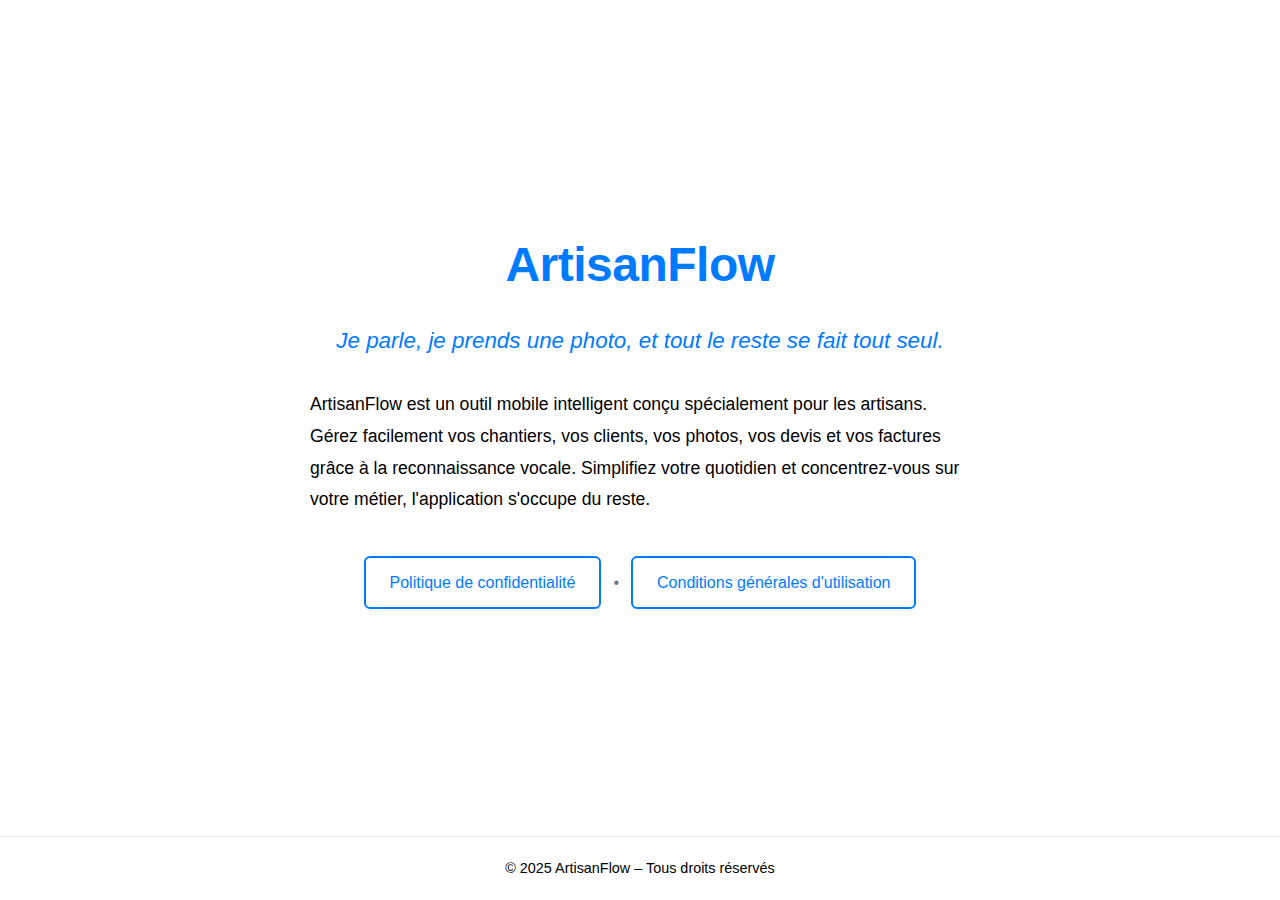
<file: index.html>
<!DOCTYPE html>
<html lang="fr">
<head>
    <meta charset="UTF-8">
    <meta name="viewport" content="width=device-width, initial-scale=1.0">
    <title>ArtisanFlow - Application pour Artisans</title>
    <link rel="stylesheet" href="style.css">
    <!-- Favicon bleu (SVG intégré) -->
    <link rel="icon" href="data:image/svg+xml,<svg xmlns='http://www.w3.org/2000/svg' viewBox='0 0 100 100'><rect width='100' height='100' fill='%23007BFF'/><circle cx='50' cy='50' r='30' fill='white'/></svg>">
</head>
<body>
    <main>
        <div class="container">
            <!-- Titre principal -->
            <h1>ArtisanFlow</h1>
            
            <!-- Sous-titre / Slogan -->
            <p class="slogan">Je parle, je prends une photo, et tout le reste se fait tout seul.</p>
            
            <!-- Description de l'application -->
            <p class="description">
                ArtisanFlow est un outil mobile intelligent conçu spécialement pour les artisans. 
                Gérez facilement vos chantiers, vos clients, vos photos, vos devis et vos factures 
                grâce à la reconnaissance vocale. Simplifiez votre quotidien et concentrez-vous 
                sur votre métier, l'application s'occupe du reste.
            </p>
            
            <!-- Lien vers la politique de confidentialité -->
            <nav class="nav-link nav-multi">
                <a href="politique.html">Politique de confidentialité</a>
                <span>•</span>
                <a href="cgu.html">Conditions générales d'utilisation</a>
            </nav>
        </div>
    </main>
    
    <!-- Footer -->
    <footer>
        <p>© 2025 ArtisanFlow – Tous droits réservés</p>
    </footer>
</body>
</html>
</file>
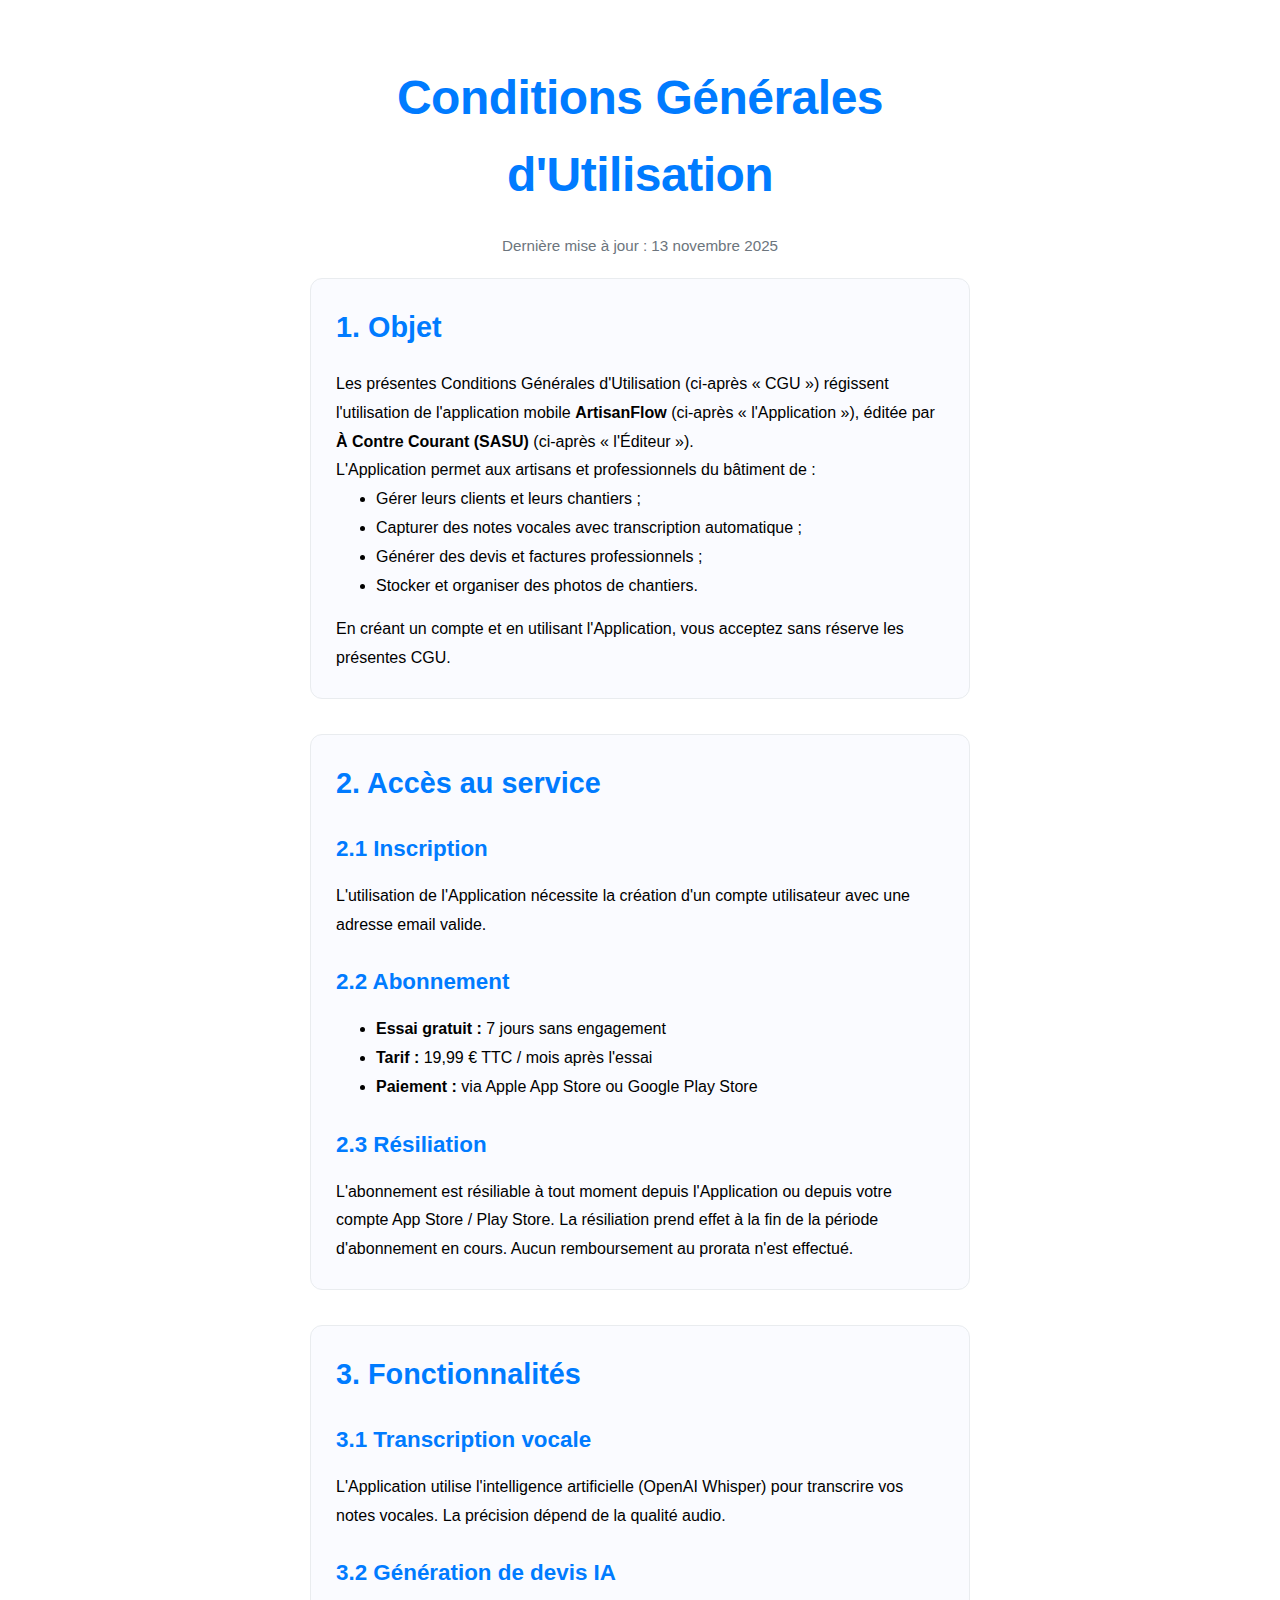
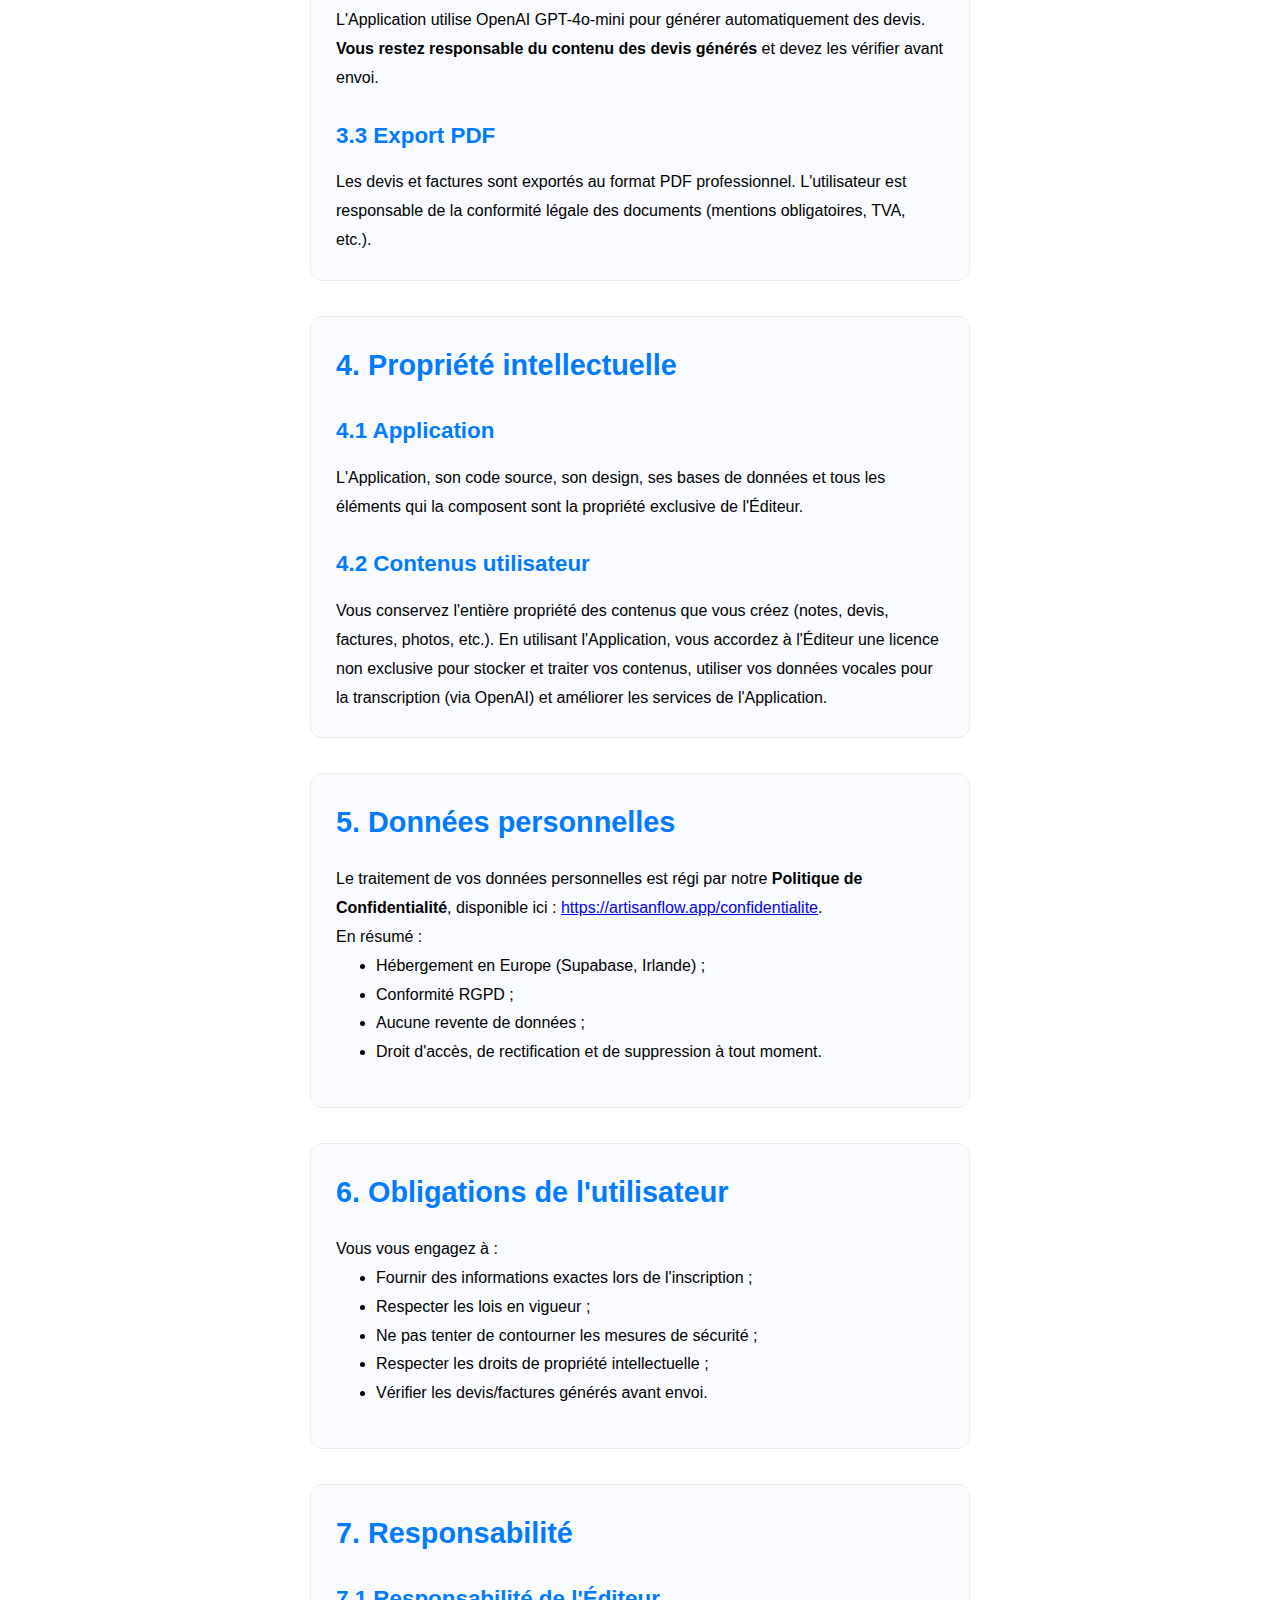
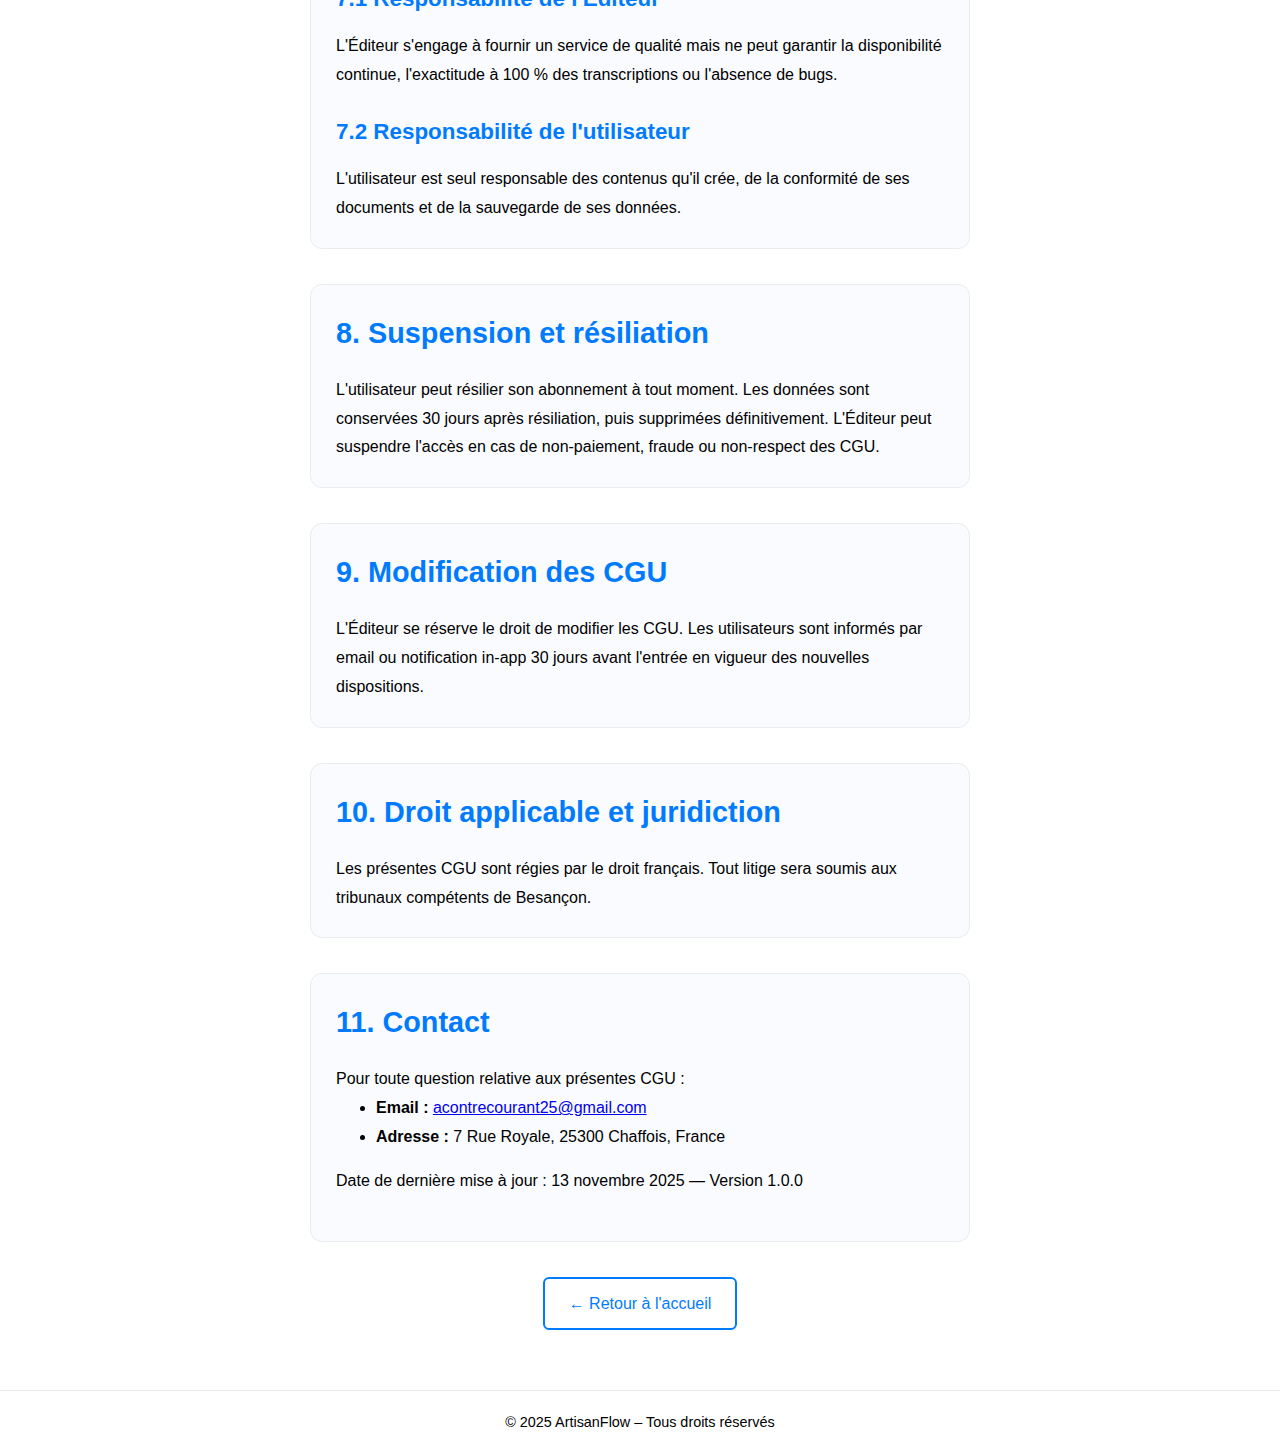
<file: cgu.html>
<!DOCTYPE html>
<html lang="fr">
<head>
    <meta charset="UTF-8">
    <meta name="viewport" content="width=device-width, initial-scale=1.0">
    <title>Conditions Générales d'Utilisation - ArtisanFlow</title>
    <link rel="stylesheet" href="style.css">
    <link rel="icon" href="data:image/svg+xml,<svg xmlns='http://www.w3.org/2000/svg' viewBox='0 0 100 100'><rect width='100' height='100' fill='%23007BFF'/><circle cx='50' cy='50' r='30' fill='white'/></svg>">
</head>
<body>
    <main>
        <div class="container">
            <h1>Conditions Générales d'Utilisation</h1>
            <p class="meta">Dernière mise à jour : 13 novembre 2025</p>

            <section class="legal-section">
                <h2>1. Objet</h2>
                <p>
                    Les présentes Conditions Générales d'Utilisation (ci-après « CGU ») régissent l'utilisation de l'application mobile
                    <strong>ArtisanFlow</strong> (ci-après « l'Application »), éditée par <strong>À Contre Courant (SASU)</strong> (ci-après « l'Éditeur »).
                </p>
                <p>L'Application permet aux artisans et professionnels du bâtiment de :</p>
                <ul>
                    <li>Gérer leurs clients et leurs chantiers ;</li>
                    <li>Capturer des notes vocales avec transcription automatique ;</li>
                    <li>Générer des devis et factures professionnels ;</li>
                    <li>Stocker et organiser des photos de chantiers.</li>
                </ul>
                <p>
                    En créant un compte et en utilisant l'Application, vous acceptez sans réserve les présentes CGU.
                </p>
            </section>

            <section class="legal-section">
                <h2>2. Accès au service</h2>
                <h3>2.1 Inscription</h3>
                <p>L'utilisation de l'Application nécessite la création d'un compte utilisateur avec une adresse email valide.</p>
                <h3>2.2 Abonnement</h3>
                <ul>
                    <li><strong>Essai gratuit :</strong> 7 jours sans engagement</li>
                    <li><strong>Tarif :</strong> 19,99 € TTC / mois après l'essai</li>
                    <li><strong>Paiement :</strong> via Apple App Store ou Google Play Store</li>
                </ul>
                <h3>2.3 Résiliation</h3>
                <p>
                    L'abonnement est résiliable à tout moment depuis l'Application ou depuis votre compte App Store / Play Store.
                    La résiliation prend effet à la fin de la période d'abonnement en cours. Aucun remboursement au prorata n'est effectué.
                </p>
            </section>

            <section class="legal-section">
                <h2>3. Fonctionnalités</h2>
                <h3>3.1 Transcription vocale</h3>
                <p>
                    L'Application utilise l'intelligence artificielle (OpenAI Whisper) pour transcrire vos notes vocales. La précision dépend de la qualité audio.
                </p>
                <h3>3.2 Génération de devis IA</h3>
                <p>
                    L'Application utilise OpenAI GPT-4o-mini pour générer automatiquement des devis. <strong>Vous restez responsable du contenu des devis générés</strong> et devez les vérifier avant envoi.
                </p>
                <h3>3.3 Export PDF</h3>
                <p>
                    Les devis et factures sont exportés au format PDF professionnel. L'utilisateur est responsable de la conformité légale des documents (mentions obligatoires, TVA, etc.).
                </p>
            </section>

            <section class="legal-section">
                <h2>4. Propriété intellectuelle</h2>
                <h3>4.1 Application</h3>
                <p>
                    L'Application, son code source, son design, ses bases de données et tous les éléments qui la composent sont la propriété exclusive de l'Éditeur.
                </p>
                <h3>4.2 Contenus utilisateur</h3>
                <p>
                    Vous conservez l'entière propriété des contenus que vous créez (notes, devis, factures, photos, etc.).
                    En utilisant l'Application, vous accordez à l'Éditeur une licence non exclusive pour stocker et traiter vos contenus,
                    utiliser vos données vocales pour la transcription (via OpenAI) et améliorer les services de l'Application.
                </p>
            </section>

            <section class="legal-section">
                <h2>5. Données personnelles</h2>
                <p>
                    Le traitement de vos données personnelles est régi par notre <strong>Politique de Confidentialité</strong>, disponible ici :
                    <a href="politique.html">https://artisanflow.app/confidentialite</a>.
                </p>
                <p>En résumé :</p>
                <ul>
                    <li>Hébergement en Europe (Supabase, Irlande) ;</li>
                    <li>Conformité RGPD ;</li>
                    <li>Aucune revente de données ;</li>
                    <li>Droit d'accès, de rectification et de suppression à tout moment.</li>
                </ul>
            </section>

            <section class="legal-section">
                <h2>6. Obligations de l'utilisateur</h2>
                <p>Vous vous engagez à :</p>
                <ul>
                    <li>Fournir des informations exactes lors de l'inscription ;</li>
                    <li>Respecter les lois en vigueur ;</li>
                    <li>Ne pas tenter de contourner les mesures de sécurité ;</li>
                    <li>Respecter les droits de propriété intellectuelle ;</li>
                    <li>Vérifier les devis/factures générés avant envoi.</li>
                </ul>
            </section>

            <section class="legal-section">
                <h2>7. Responsabilité</h2>
                <h3>7.1 Responsabilité de l'Éditeur</h3>
                <p>
                    L'Éditeur s'engage à fournir un service de qualité mais ne peut garantir la disponibilité continue, l'exactitude à 100 %
                    des transcriptions ou l'absence de bugs.
                </p>
                <h3>7.2 Responsabilité de l'utilisateur</h3>
                <p>
                    L'utilisateur est seul responsable des contenus qu'il crée, de la conformité de ses documents et de la sauvegarde de ses données.
                </p>
            </section>

            <section class="legal-section">
                <h2>8. Suspension et résiliation</h2>
                <p>
                    L'utilisateur peut résilier son abonnement à tout moment. Les données sont conservées 30 jours après résiliation,
                    puis supprimées définitivement. L'Éditeur peut suspendre l'accès en cas de non-paiement, fraude ou non-respect des CGU.
                </p>
            </section>

            <section class="legal-section">
                <h2>9. Modification des CGU</h2>
                <p>
                    L'Éditeur se réserve le droit de modifier les CGU. Les utilisateurs sont informés par email ou notification in-app
                    30 jours avant l'entrée en vigueur des nouvelles dispositions.
                </p>
            </section>

            <section class="legal-section">
                <h2>10. Droit applicable et juridiction</h2>
                <p>
                    Les présentes CGU sont régies par le droit français. Tout litige sera soumis aux tribunaux compétents de Besançon.
                </p>
            </section>

            <section class="legal-section">
                <h2>11. Contact</h2>
                <p>Pour toute question relative aux présentes CGU :</p>
                <ul>
                    <li><strong>Email :</strong> <a href="mailto:acontrecourant25@gmail.com">acontrecourant25@gmail.com</a></li>
                    <li><strong>Adresse :</strong> 7 Rue Royale, 25300 Chaffois, France</li>
                </ul>
                <p class="meta">Date de dernière mise à jour : 13 novembre 2025 — Version 1.0.0</p>
            </section>

            <nav class="nav-link">
                <a href="index.html">← Retour à l'accueil</a>
            </nav>
        </div>
    </main>

    <footer>
        <p>© 2025 ArtisanFlow – Tous droits réservés</p>
    </footer>
</body>
</html>
</file>
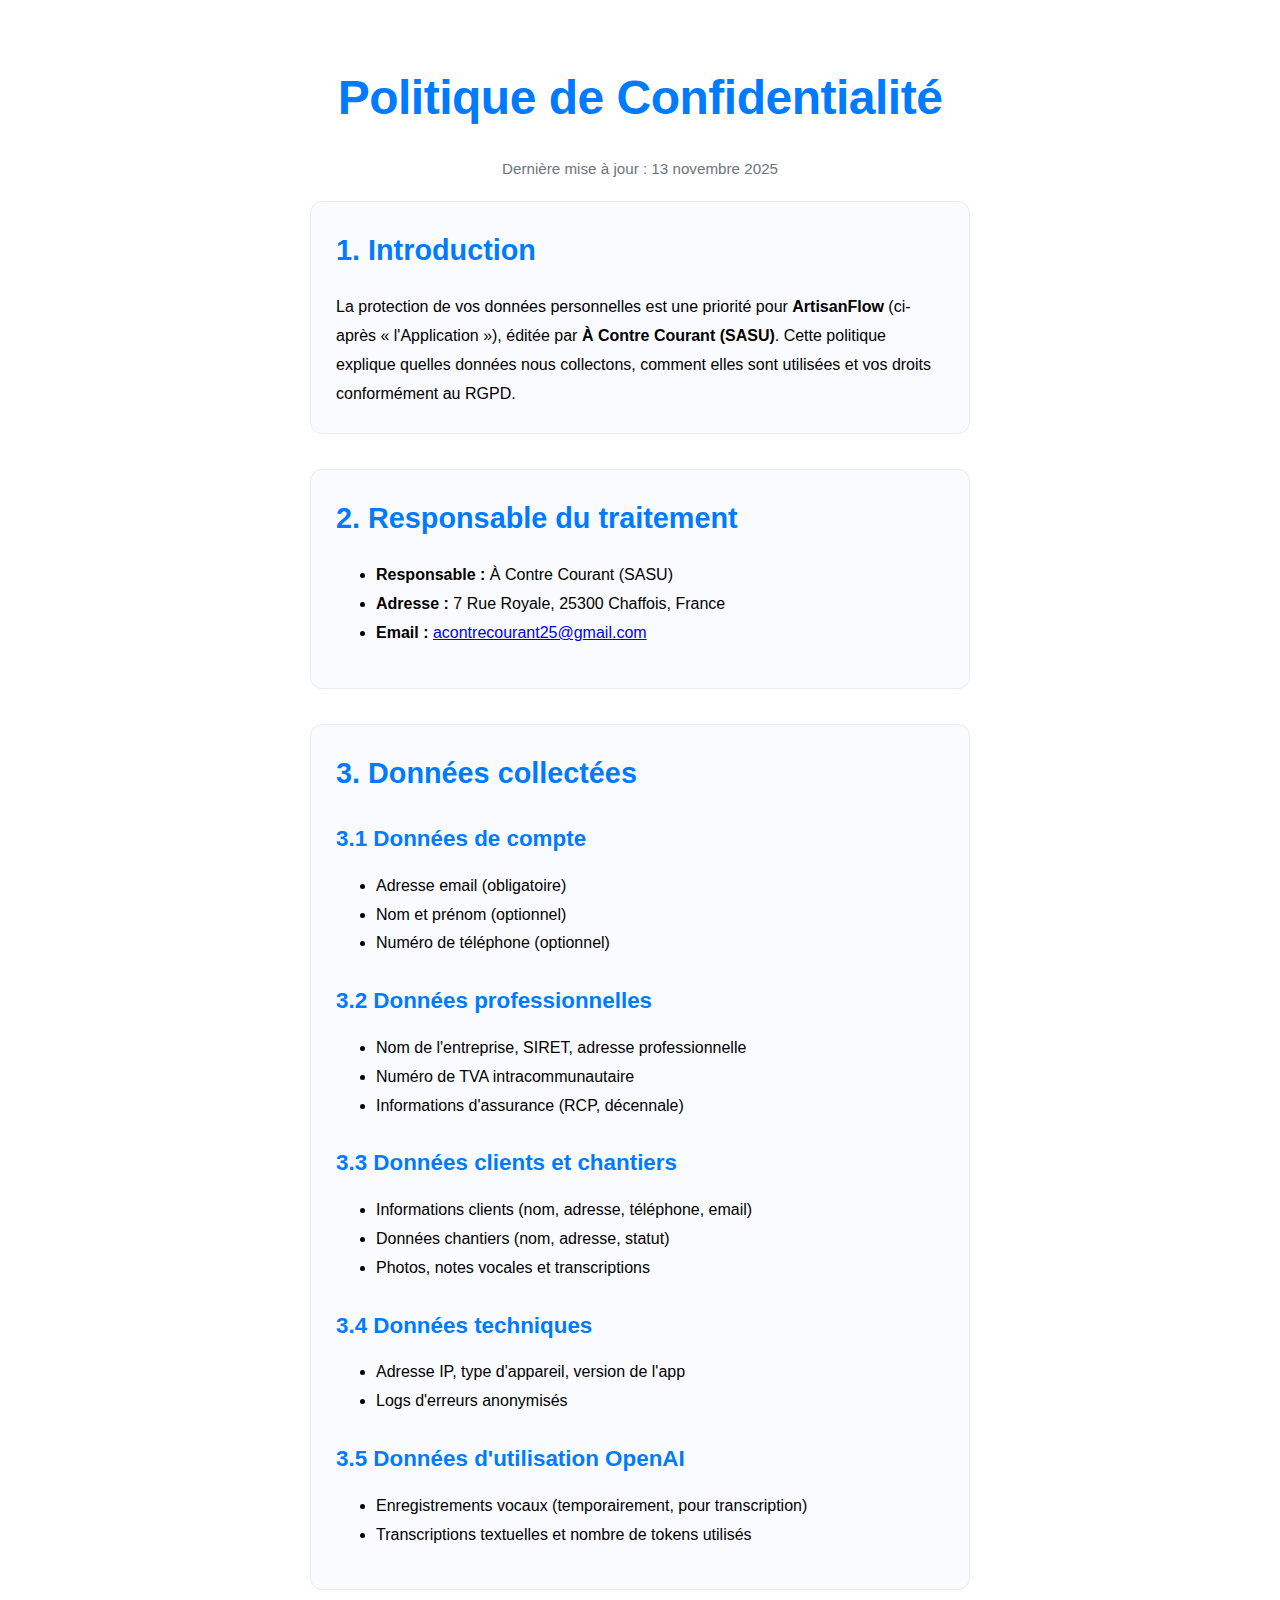
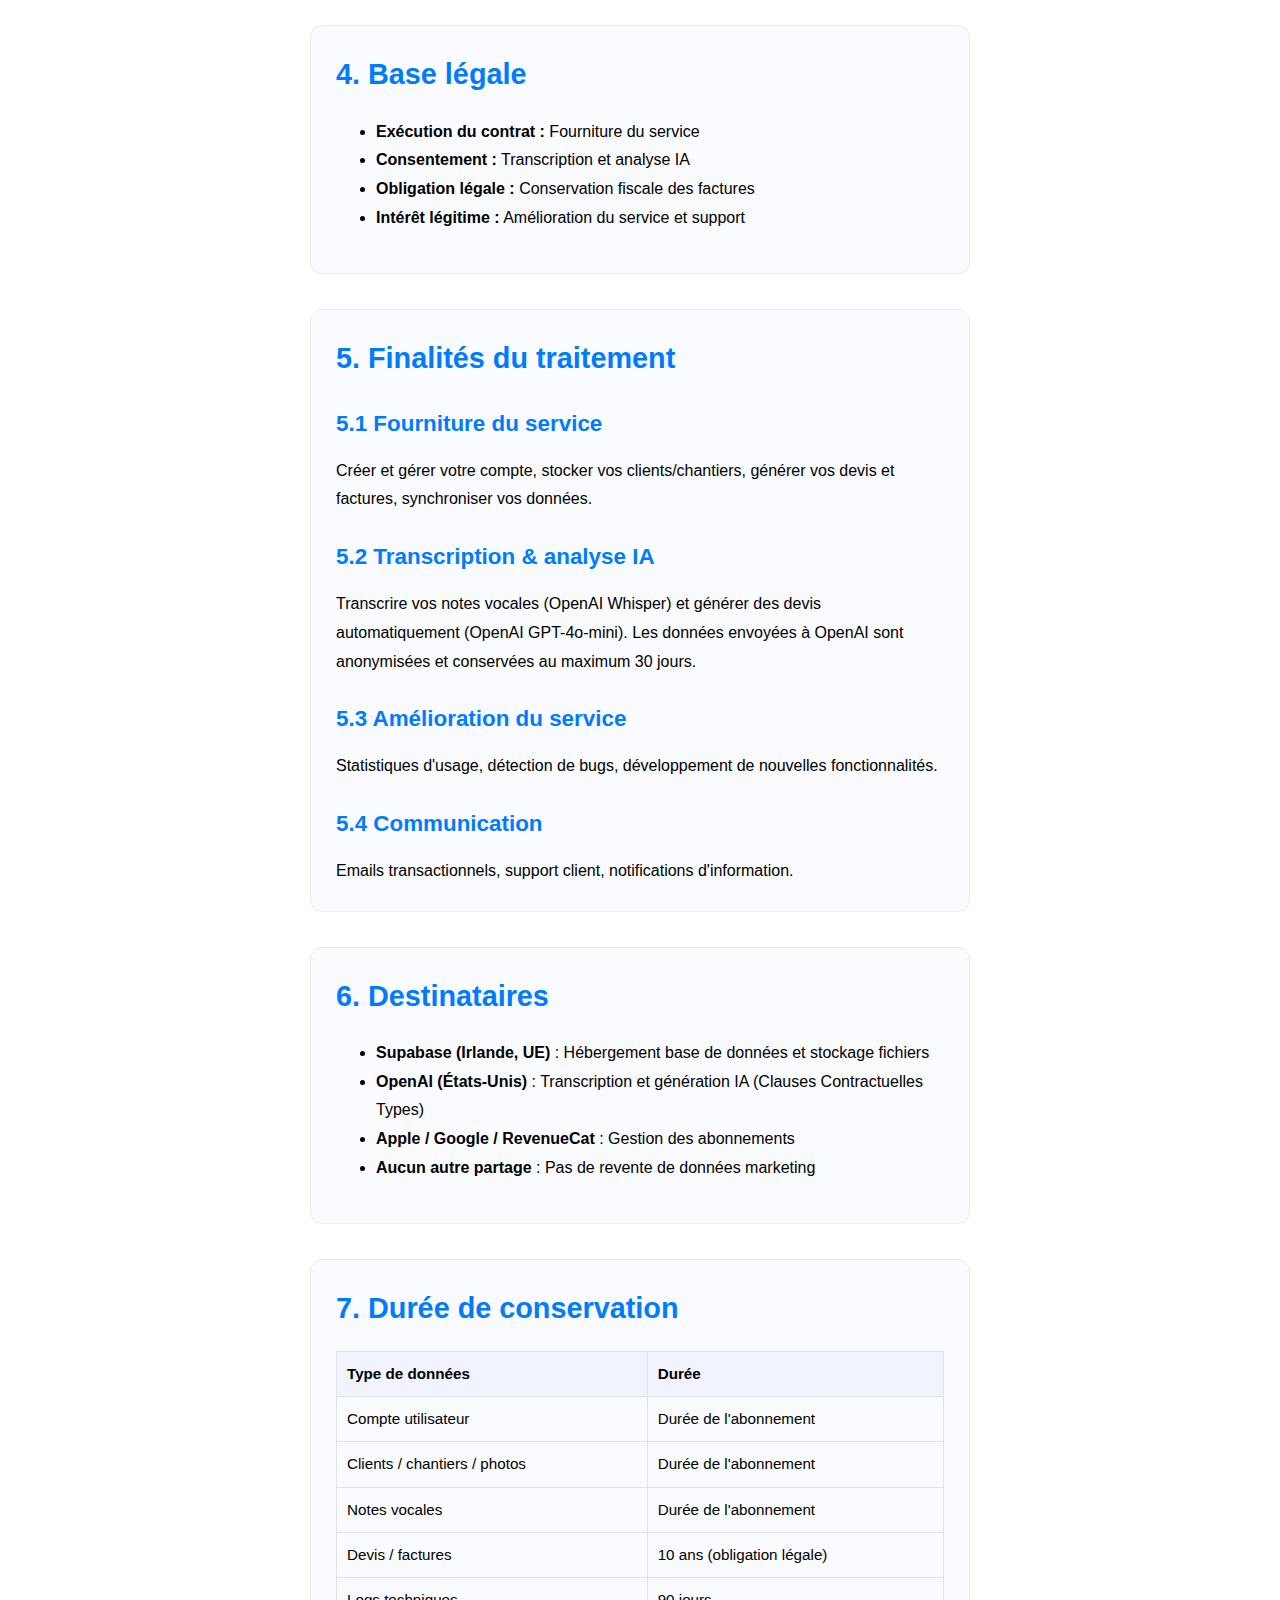
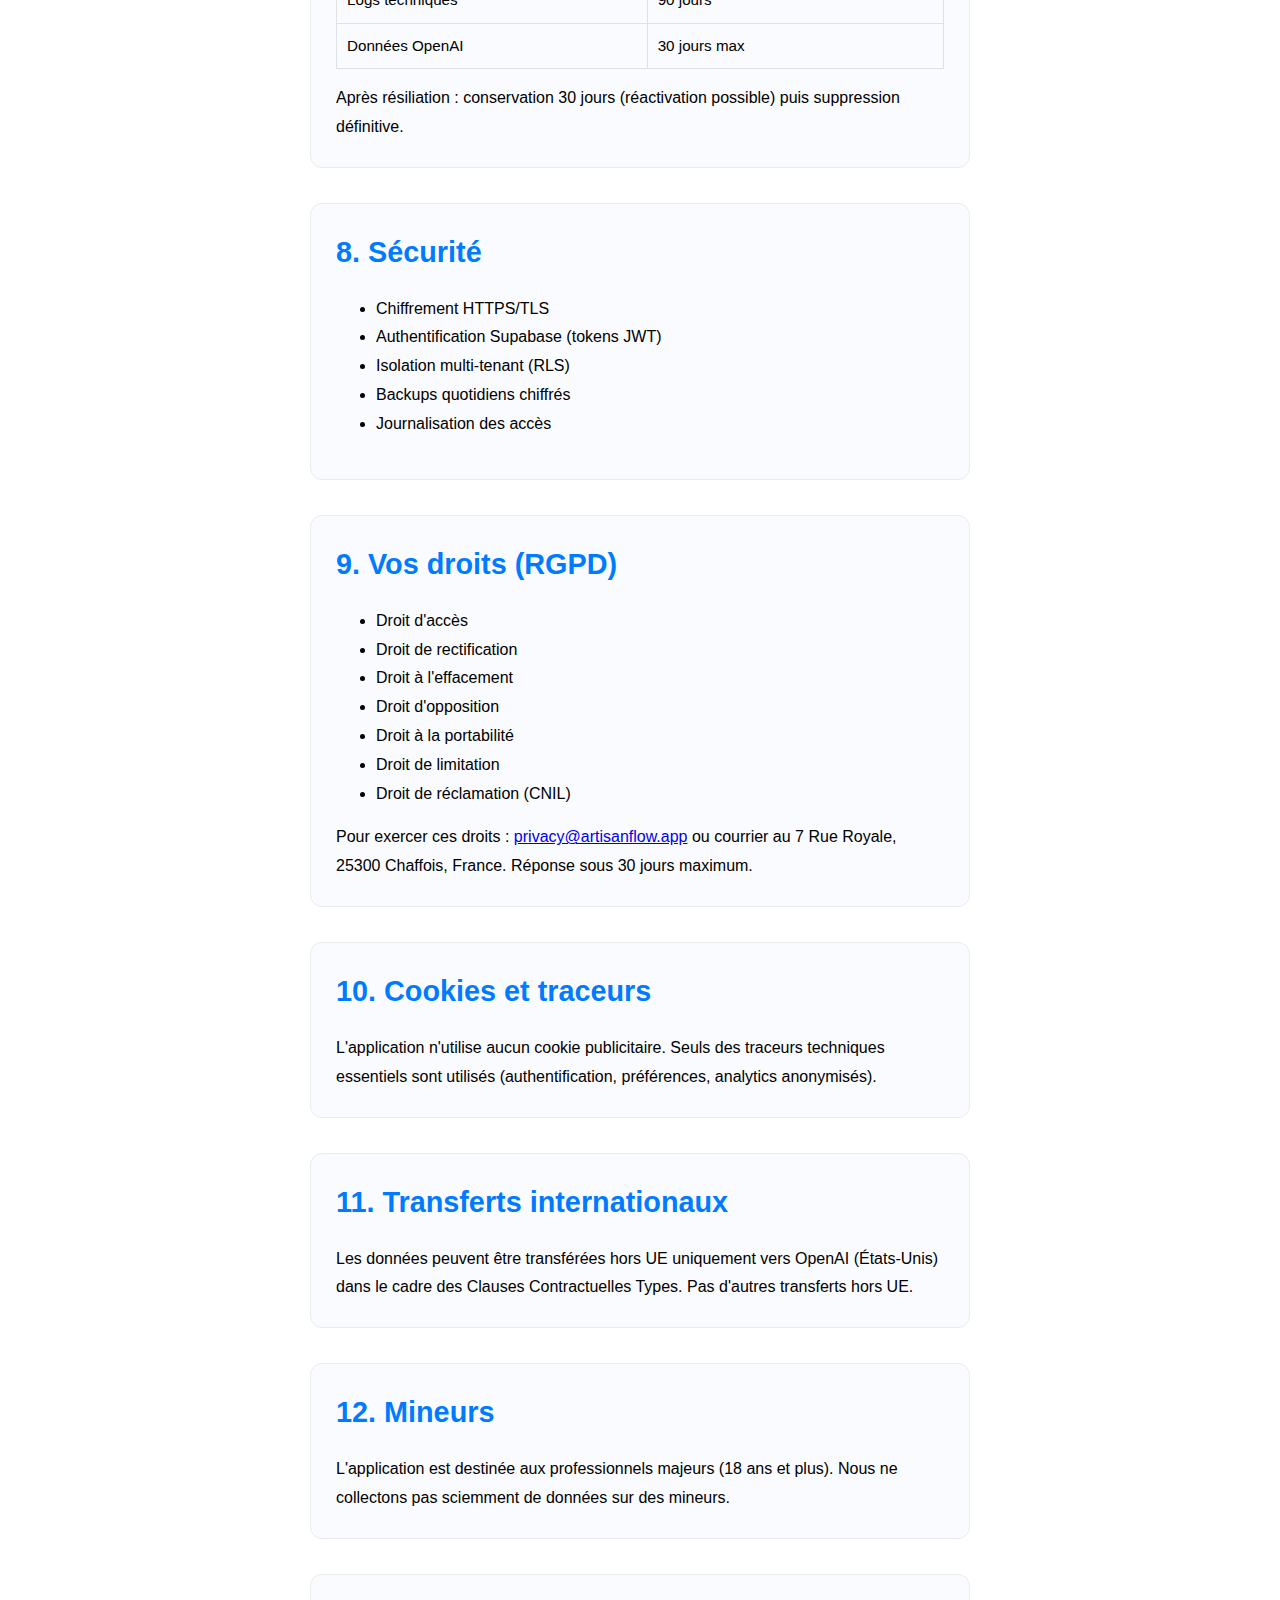
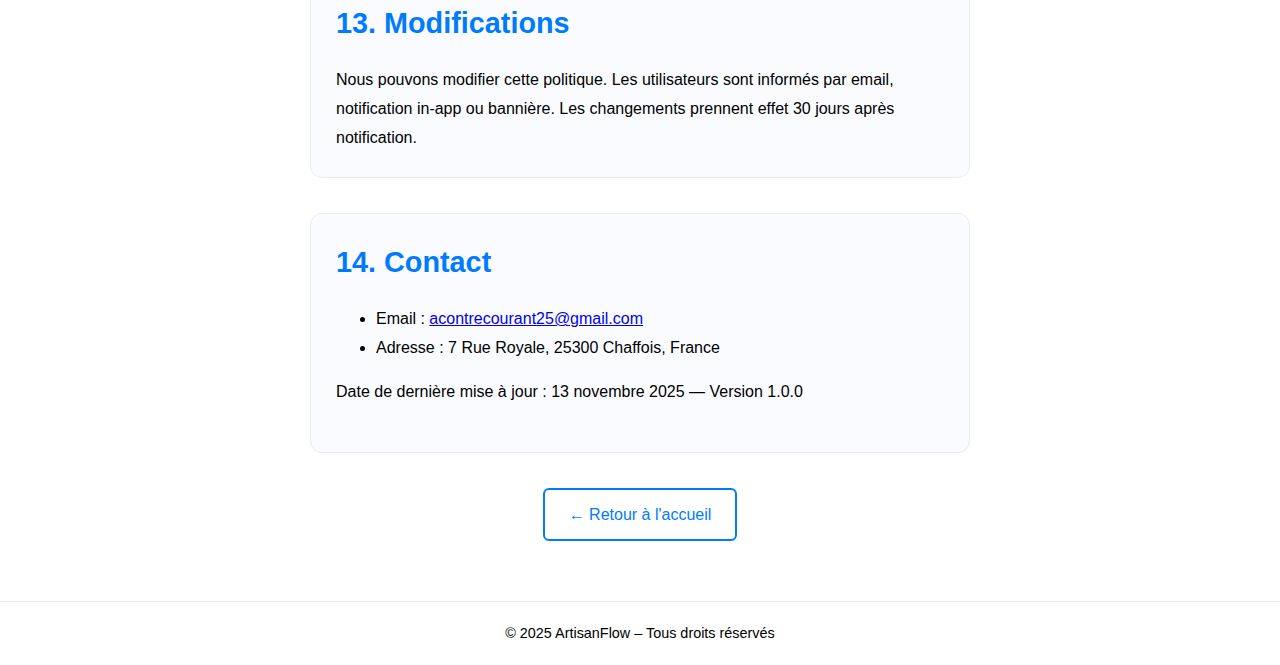
<file: politique.html>
<!DOCTYPE html>
<html lang="fr">
<head>
    <meta charset="UTF-8">
    <meta name="viewport" content="width=device-width, initial-scale=1.0">
    <title>Politique de Confidentialité - ArtisanFlow</title>
    <link rel="stylesheet" href="style.css">
    <link rel="icon" href="data:image/svg+xml,<svg xmlns='http://www.w3.org/2000/svg' viewBox='0 0 100 100'><rect width='100' height='100' fill='%23007BFF'/><circle cx='50' cy='50' r='30' fill='white'/></svg>">
</head>
<body>
    <main>
        <div class="container">
            <h1>Politique de Confidentialité</h1>
            <p class="meta">Dernière mise à jour : 13 novembre 2025</p>

            <section class="legal-section">
                <h2>1. Introduction</h2>
                <p>
                    La protection de vos données personnelles est une priorité pour <strong>ArtisanFlow</strong> (ci-après « l'Application »),
                    éditée par <strong>À Contre Courant (SASU)</strong>. Cette politique explique quelles données nous collectons,
                    comment elles sont utilisées et vos droits conformément au RGPD.
                </p>
            </section>

            <section class="legal-section">
                <h2>2. Responsable du traitement</h2>
                <ul>
                    <li><strong>Responsable :</strong> À Contre Courant (SASU)</li>
                    <li><strong>Adresse :</strong> 7 Rue Royale, 25300 Chaffois, France</li>
                    <li><strong>Email :</strong> <a href="mailto:acontrecourant25@gmail.com">acontrecourant25@gmail.com</a></li>
                </ul>
            </section>

            <section class="legal-section">
                <h2>3. Données collectées</h2>
                <h3>3.1 Données de compte</h3>
                <ul>
                    <li>Adresse email (obligatoire)</li>
                    <li>Nom et prénom (optionnel)</li>
                    <li>Numéro de téléphone (optionnel)</li>
                </ul>
                <h3>3.2 Données professionnelles</h3>
                <ul>
                    <li>Nom de l'entreprise, SIRET, adresse professionnelle</li>
                    <li>Numéro de TVA intracommunautaire</li>
                    <li>Informations d'assurance (RCP, décennale)</li>
                </ul>
                <h3>3.3 Données clients et chantiers</h3>
                <ul>
                    <li>Informations clients (nom, adresse, téléphone, email)</li>
                    <li>Données chantiers (nom, adresse, statut)</li>
                    <li>Photos, notes vocales et transcriptions</li>
                </ul>
                <h3>3.4 Données techniques</h3>
                <ul>
                    <li>Adresse IP, type d'appareil, version de l'app</li>
                    <li>Logs d'erreurs anonymisés</li>
                </ul>
                <h3>3.5 Données d'utilisation OpenAI</h3>
                <ul>
                    <li>Enregistrements vocaux (temporairement, pour transcription)</li>
                    <li>Transcriptions textuelles et nombre de tokens utilisés</li>
                </ul>
            </section>

            <section class="legal-section">
                <h2>4. Base légale</h2>
                <ul>
                    <li><strong>Exécution du contrat :</strong> Fourniture du service</li>
                    <li><strong>Consentement :</strong> Transcription et analyse IA</li>
                    <li><strong>Obligation légale :</strong> Conservation fiscale des factures</li>
                    <li><strong>Intérêt légitime :</strong> Amélioration du service et support</li>
                </ul>
            </section>

            <section class="legal-section">
                <h2>5. Finalités du traitement</h2>
                <h3>5.1 Fourniture du service</h3>
                <p>Créer et gérer votre compte, stocker vos clients/chantiers, générer vos devis et factures, synchroniser vos données.</p>
                <h3>5.2 Transcription & analyse IA</h3>
                <p>
                    Transcrire vos notes vocales (OpenAI Whisper) et générer des devis automatiquement (OpenAI GPT-4o-mini).
                    Les données envoyées à OpenAI sont anonymisées et conservées au maximum 30 jours.
                </p>
                <h3>5.3 Amélioration du service</h3>
                <p>Statistiques d'usage, détection de bugs, développement de nouvelles fonctionnalités.</p>
                <h3>5.4 Communication</h3>
                <p>Emails transactionnels, support client, notifications d'information.</p>
            </section>

            <section class="legal-section">
                <h2>6. Destinataires</h2>
                <ul>
                    <li><strong>Supabase (Irlande, UE)</strong> : Hébergement base de données et stockage fichiers</li>
                    <li><strong>OpenAI (États-Unis)</strong> : Transcription et génération IA (Clauses Contractuelles Types)</li>
                    <li><strong>Apple / Google / RevenueCat</strong> : Gestion des abonnements</li>
                    <li><strong>Aucun autre partage</strong> : Pas de revente de données marketing</li>
                </ul>
            </section>

            <section class="legal-section">
                <h2>7. Durée de conservation</h2>
                <table>
                    <tr><th>Type de données</th><th>Durée</th></tr>
                    <tr><td>Compte utilisateur</td><td>Durée de l'abonnement</td></tr>
                    <tr><td>Clients / chantiers / photos</td><td>Durée de l'abonnement</td></tr>
                    <tr><td>Notes vocales</td><td>Durée de l'abonnement</td></tr>
                    <tr><td>Devis / factures</td><td>10 ans (obligation légale)</td></tr>
                    <tr><td>Logs techniques</td><td>90 jours</td></tr>
                    <tr><td>Données OpenAI</td><td>30 jours max</td></tr>
                </table>
                <p>Après résiliation : conservation 30 jours (réactivation possible) puis suppression définitive.</p>
            </section>

            <section class="legal-section">
                <h2>8. Sécurité</h2>
                <ul>
                    <li>Chiffrement HTTPS/TLS</li>
                    <li>Authentification Supabase (tokens JWT)</li>
                    <li>Isolation multi-tenant (RLS)</li>
                    <li>Backups quotidiens chiffrés</li>
                    <li>Journalisation des accès</li>
                </ul>
            </section>

            <section class="legal-section">
                <h2>9. Vos droits (RGPD)</h2>
                <ul>
                    <li>Droit d'accès</li>
                    <li>Droit de rectification</li>
                    <li>Droit à l'effacement</li>
                    <li>Droit d'opposition</li>
                    <li>Droit à la portabilité</li>
                    <li>Droit de limitation</li>
                    <li>Droit de réclamation (CNIL)</li>
                </ul>
                <p>
                    Pour exercer ces droits : <a href="mailto:privacy@artisanflow.app">privacy@artisanflow.app</a> ou courrier au 7 Rue Royale, 25300 Chaffois, France.
                    Réponse sous 30 jours maximum.
                </p>
            </section>

            <section class="legal-section">
                <h2>10. Cookies et traceurs</h2>
                <p>
                    L'application n'utilise aucun cookie publicitaire. Seuls des traceurs techniques essentiels sont utilisés
                    (authentification, préférences, analytics anonymisés).
                </p>
            </section>

            <section class="legal-section">
                <h2>11. Transferts internationaux</h2>
                <p>
                    Les données peuvent être transférées hors UE uniquement vers OpenAI (États-Unis) dans le cadre des Clauses Contractuelles Types.
                    Pas d'autres transferts hors UE.
                </p>
            </section>

            <section class="legal-section">
                <h2>12. Mineurs</h2>
                <p>L'application est destinée aux professionnels majeurs (18 ans et plus). Nous ne collectons pas sciemment de données sur des mineurs.</p>
            </section>

            <section class="legal-section">
                <h2>13. Modifications</h2>
                <p>
                    Nous pouvons modifier cette politique. Les utilisateurs sont informés par email, notification in-app ou bannière.
                    Les changements prennent effet 30 jours après notification.
                </p>
            </section>

            <section class="legal-section">
                <h2>14. Contact</h2>
                <ul>
                    <li>Email : <a href="mailto:acontrecourant25@gmail.com">acontrecourant25@gmail.com</a></li>
                    <li>Adresse : 7 Rue Royale, 25300 Chaffois, France</li>
                </ul>
                <p class="meta">Date de dernière mise à jour : 13 novembre 2025 — Version 1.0.0</p>
            </section>

            <nav class="nav-link">
                <a href="index.html">← Retour à l'accueil</a>
            </nav>
        </div>
    </main>
    
    <footer>
        <p>© 2025 ArtisanFlow – Tous droits réservés</p>
    </footer>
</body>
</html>
</file>
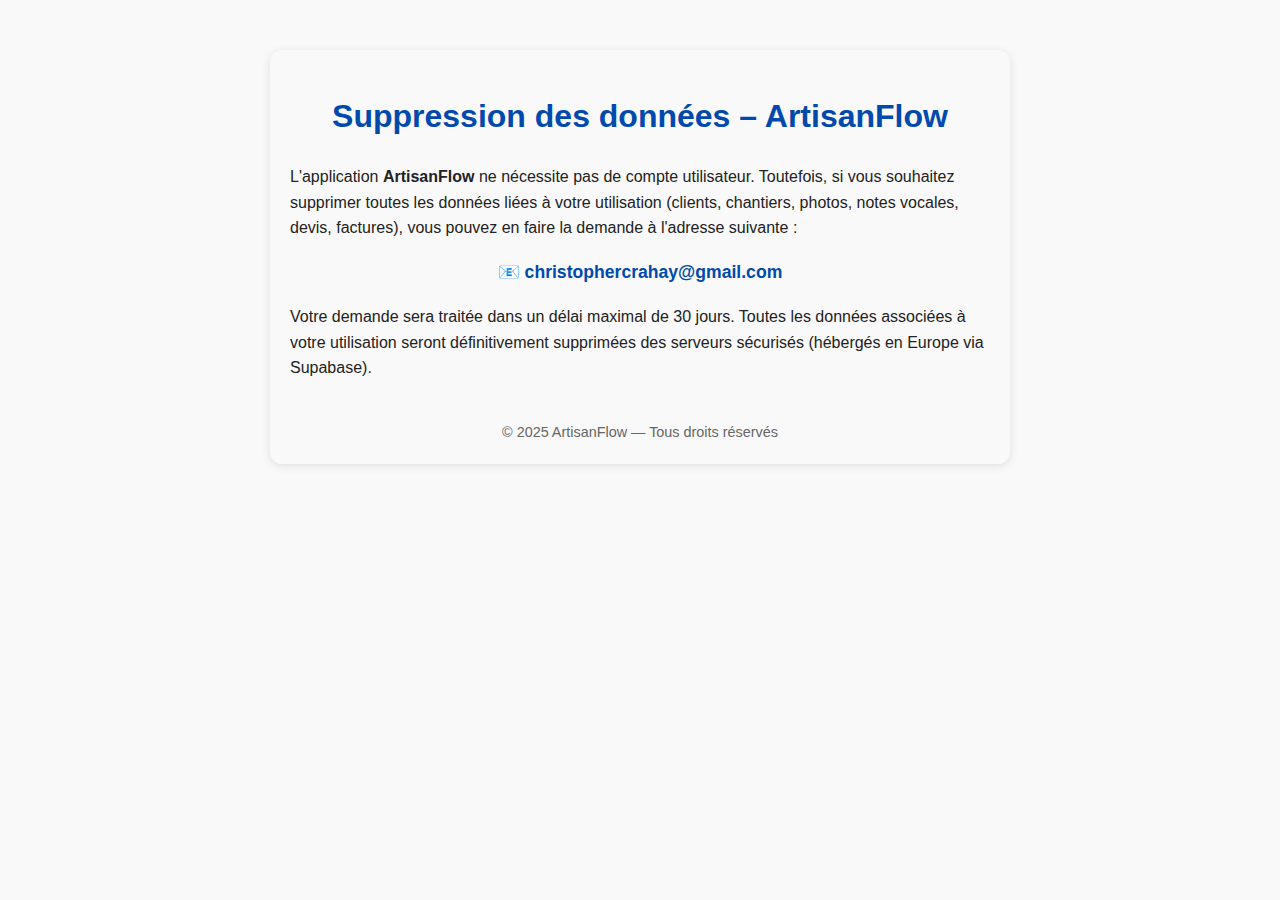
<file: suppression-compte.html>
<!DOCTYPE html>
<html lang="fr">
<head>
  <meta charset="UTF-8" />
  <meta name="viewport" content="width=device-width, initial-scale=1.0" />
  <title>Suppression de compte - ArtisanFlow</title>
  <style>
    body {
      font-family: Arial, sans-serif;
      line-height: 1.6;
      color: #222;
      max-width: 700px;
      margin: 50px auto;
      padding: 20px;
      background-color: #f9f9f9;
      border-radius: 12px;
      box-shadow: 0 2px 10px rgba(0,0,0,0.1);
    }
    h1 {
      color: #004aad;
      text-align: center;
    }
    a {
      color: #004aad;
      text-decoration: none;
      font-weight: bold;
    }
    footer {
      margin-top: 40px;
      font-size: 0.9em;
      text-align: center;
      color: #666;
    }
  </style>
</head>
<body>
  <h1>Suppression des données – ArtisanFlow</h1>

  <p>
    L'application <strong>ArtisanFlow</strong> ne nécessite pas de compte utilisateur. 
    Toutefois, si vous souhaitez supprimer toutes les données liées à votre utilisation 
    (clients, chantiers, photos, notes vocales, devis, factures), 
    vous pouvez en faire la demande à l'adresse suivante :
  </p>

  <p style="text-align:center; font-size:1.1em;">
    📧 <a href="mailto:christophercrahay@gmail.com">christophercrahay@gmail.com</a>
  </p>

  <p>
    Votre demande sera traitée dans un délai maximal de 30 jours.  
    Toutes les données associées à votre utilisation seront définitivement supprimées 
    des serveurs sécurisés (hébergés en Europe via Supabase).
  </p>

  <footer>
    © 2025 ArtisanFlow — Tous droits réservés
  </footer>
</body>
</html>
</file>
<file: style.css>
/* ============================================
   RESET ET BASE
   ============================================ */

* {
    margin: 0;
    padding: 0;
    box-sizing: border-box;
}

html {
    height: 100%;
}

body {
    font-family: 'Inter', 'Roboto', Arial, sans-serif;
    background-color: #ffffff;
    color: #000000;
    line-height: 1.6;
    min-height: 100vh;
    display: flex;
    flex-direction: column;
}

/* ============================================
   CONTENEUR PRINCIPAL
   ============================================ */

main {
    flex: 1;
    display: flex;
    align-items: center;
    justify-content: center;
    padding: 20px;
    min-height: calc(100vh - 80px);
}

.container {
    max-width: 700px;
    width: 100%;
    text-align: center;
    padding: 40px 20px;
}

/* ============================================
   TYPOGRAPHIE
   ============================================ */

h1 {
    color: #007BFF;
    font-size: 3rem;
    font-weight: 700;
    margin-bottom: 20px;
    letter-spacing: -0.5px;
}

h2 {
    color: #007BFF;
    font-size: 1.8rem;
    font-weight: 600;
    margin-bottom: 20px;
    margin-top: 30px;
}

h3 {
    color: #007BFF;
    font-size: 1.4rem;
    font-weight: 600;
    margin-top: 25px;
    margin-bottom: 15px;
    text-align: left;
}

.slogan {
    font-size: 1.4rem;
    color: #007BFF;
    font-weight: 500;
    margin-bottom: 30px;
    font-style: italic;
}

.description {
    font-size: 1.1rem;
    color: #000000;
    margin-bottom: 40px;
    text-align: left;
    line-height: 1.8;
}

/* ============================================
   CONTENU POLITIQUE
   ============================================ */

.meta {
    font-size: 0.95rem;
    color: #6c757d;
    margin-bottom: 20px;
}

.legal-section {
    text-align: left;
    margin-bottom: 35px;
    padding: 25px;
    border: 1px solid #e9ecef;
    border-radius: 12px;
    background-color: #fafbff;
}

.legal-section h2 {
    margin-top: 0;
}

.legal-section p,
.legal-section ul,
.legal-section li {
    font-size: 1rem;
    color: #000000;
    line-height: 1.8;
}

.legal-section ul {
    margin-left: 20px;
    margin-bottom: 15px;
    padding-left: 20px;
}

.legal-section table {
    width: 100%;
    border-collapse: collapse;
    margin: 15px 0;
}

.legal-section table th,
.legal-section table td {
    border: 1px solid #dee2e6;
    padding: 10px;
    text-align: left;
    font-size: 0.95rem;
}

.legal-section table th {
    background-color: #f1f3ff;
    font-weight: 600;
}

/* ============================================
   NAVIGATION / LIENS
   ============================================ */

.nav-link {
    margin-top: 30px;
}

.nav-link.nav-multi {
    display: flex;
    align-items: center;
    justify-content: center;
    gap: 12px;
    flex-wrap: wrap;
}

.nav-link a {
    color: #007BFF;
    text-decoration: none;
    font-size: 1rem;
    font-weight: 500;
    padding: 12px 24px;
    border: 2px solid #007BFF;
    border-radius: 6px;
    display: inline-block;
    transition: all 0.3s ease;
}

.nav-link a:hover {
    background-color: #007BFF;
    color: #ffffff;
    border-color: #007BFF;
}

.nav-link.nav-multi span {
    color: #6c757d;
}

/* ============================================
   FOOTER
   ============================================ */

footer {
    background-color: #ffffff;
    text-align: center;
    padding: 20px;
    border-top: 1px solid #e9ecef;
    margin-top: auto;
}

footer p {
    color: #000000;
    font-size: 0.9rem;
}

/* ============================================
   RESPONSIVE - TABLETTE
   ============================================ */

@media (max-width: 768px) {
    h1 {
        font-size: 2.5rem;
    }
    
    .slogan {
        font-size: 1.2rem;
    }
    
    .description {
        font-size: 1rem;
    }
    
    h2 {
        font-size: 1.6rem;
    }
    
    h3 {
        font-size: 1.2rem;
    }
    
    .container {
        padding: 30px 15px;
    }
}

/* ============================================
   RESPONSIVE - MOBILE
   ============================================ */

@media (max-width: 480px) {
    h1 {
        font-size: 2rem;
    }
    
    .slogan {
        font-size: 1.1rem;
        margin-bottom: 25px;
    }
    
    .description {
        font-size: 0.95rem;
        margin-bottom: 30px;
    }
    
    h2 {
        font-size: 1.4rem;
    }
    
    h3 {
        font-size: 1.1rem;
    }
    
    .container {
        padding: 20px 15px;
    }
    
    .nav-link a {
        font-size: 0.9rem;
        padding: 10px 20px;
    }
    
    footer p {
        font-size: 0.85rem;
    }
    
    main {
        padding: 15px;
    }
}
</file>
